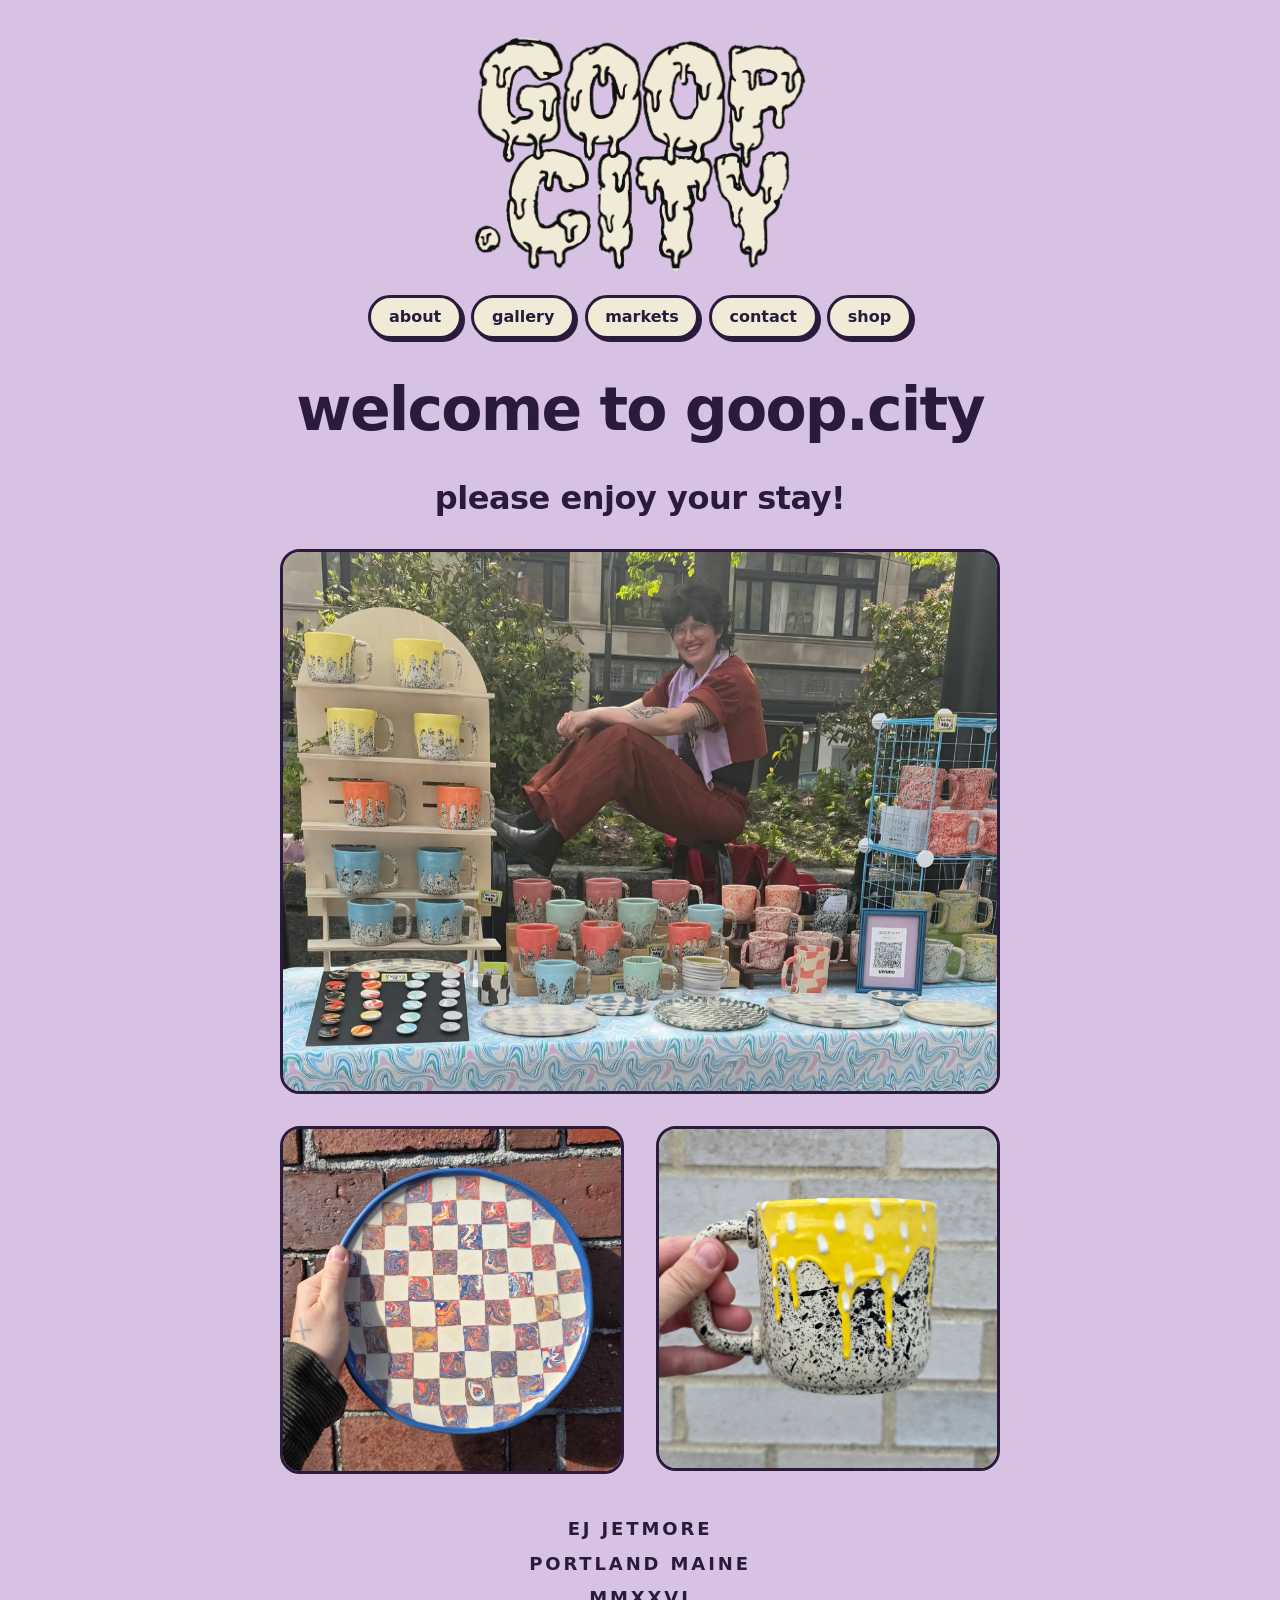
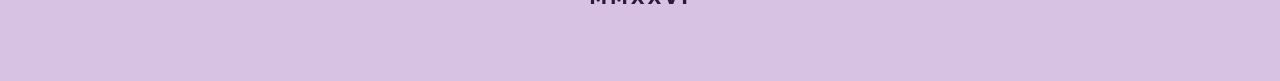
<file: index.html>
<!DOCTYPE html>
<html lang="en">
<head>
  <meta charset="utf-8">
  <meta name="viewport" content="width=device-width, initial-scale=1">
  <title>GOOP CITY BAYBEE</title>
  <link rel="stylesheet" href="style.css">
</head>
<body class="home">
  <main>
    <a class="logo-link" href="index.html"><img class="logo" src="IMG_6114(1).png" alt="the goop city logo. hand drawn and drippy as hell"></a>
    <nav aria-label="main">
      <a href="info.html">about</a>
      <a href="ceramics.html">gallery</a>
      <a href="markets.html">markets</a>
      <a href="correspondence.html">contact</a>
      <a href="https://goop-city.square.site">shop</a>
    </nav>
    <h1>welcome to goop.city</h1>
    <h2>please enjoy your stay!</h2>

    <div class="photos">
      <img src="MarketPerch.jpg" alt="EJ sitting on top of a bike rack behind a big table of their ceramics">
      <img src="SwirlCheckPlate.jpg" alt="a plate with alternating checkers of white and marbled primary colors." loading="lazy">
      <img src="YellowWhiteDrip.jpg" alt="a drippy mug with black speckles on the body, yellow goop with white accents." loading="lazy">
    </div>

    <div class="credits">
      <p>EJ JETMORE</p>
      <p>PORTLAND MAINE</p>
      <p>MMXXVI</p>
    </div>
  </main>
</body>
</html>
</file>
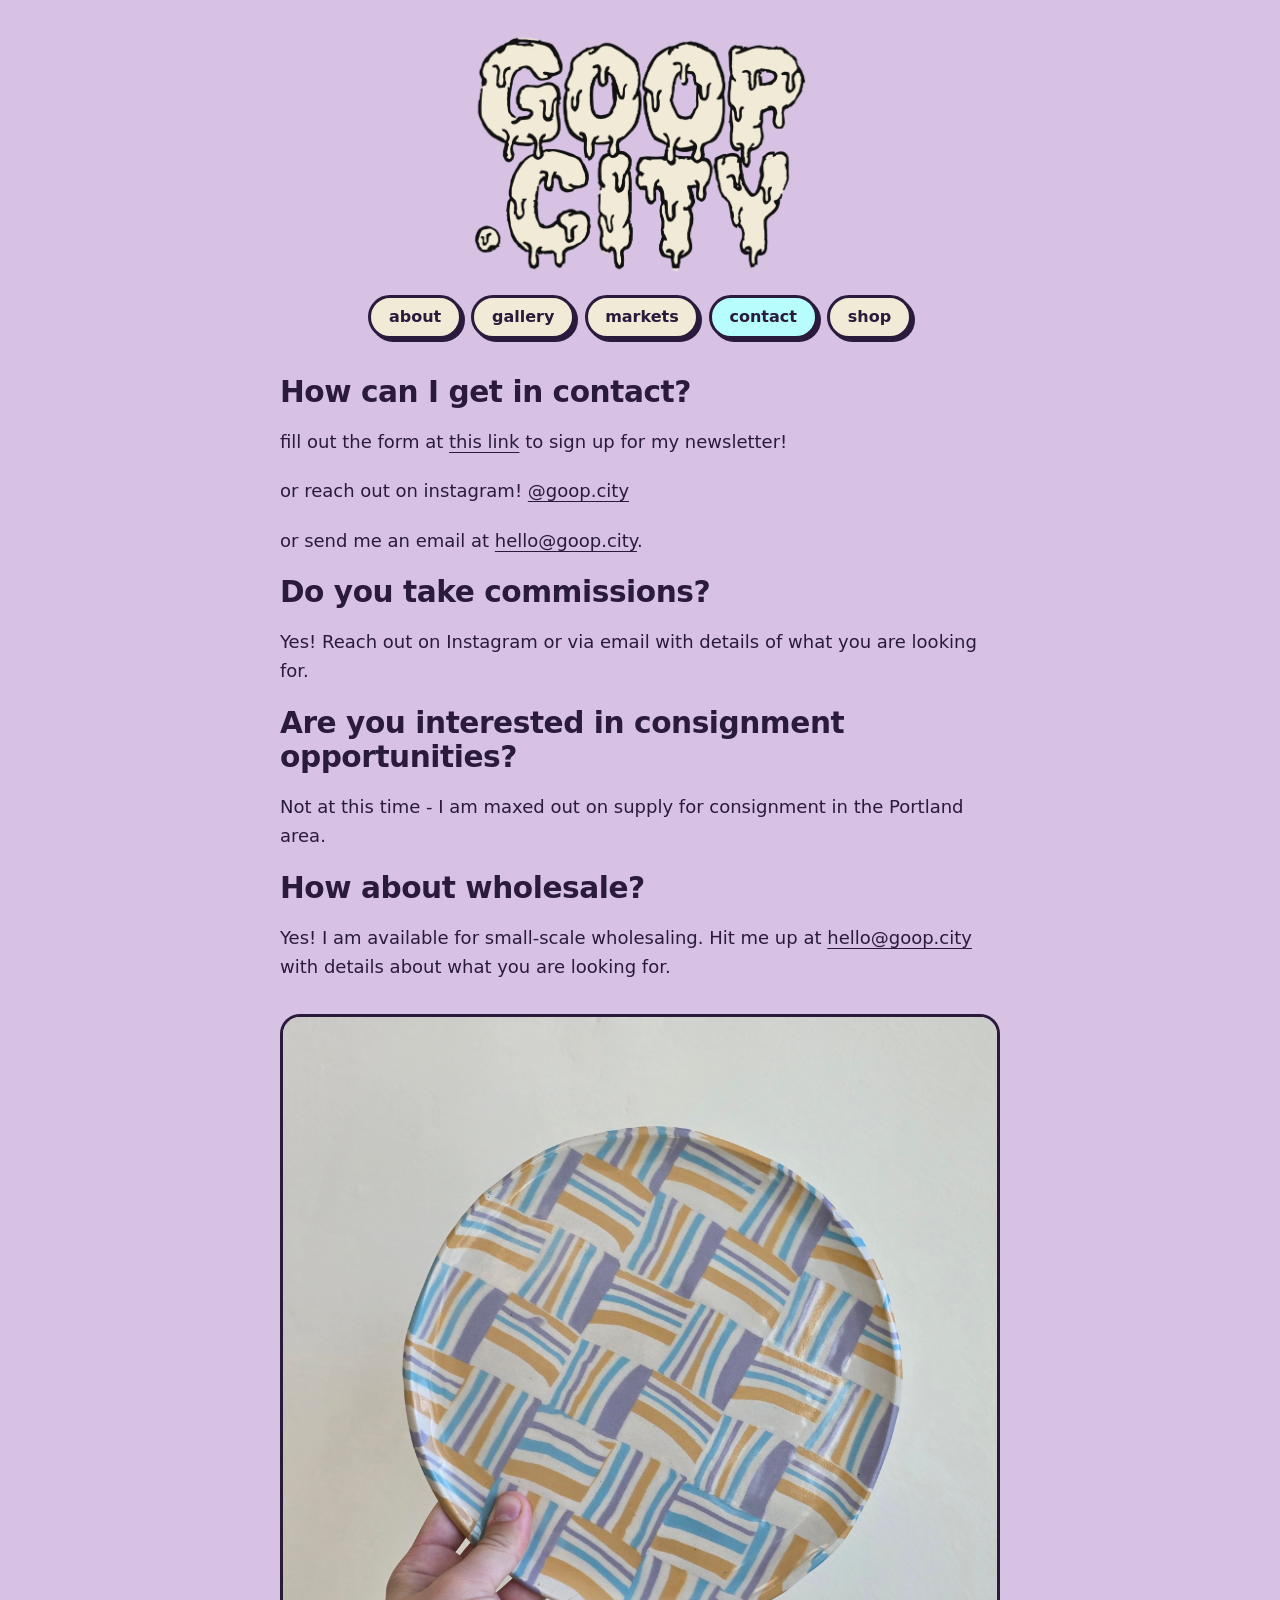
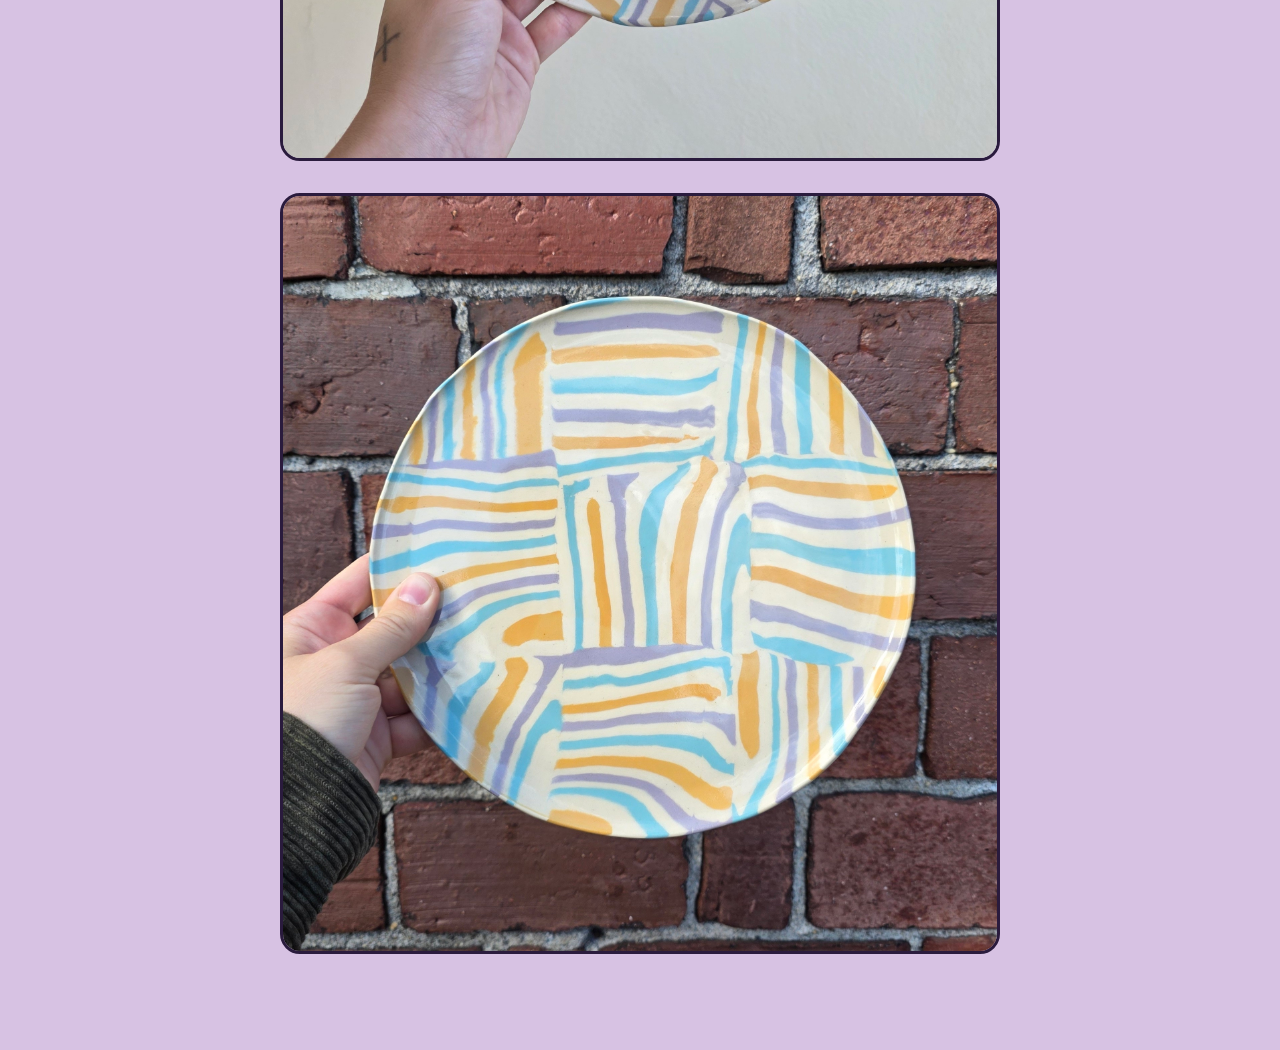
<file: correspondence.html>
<!DOCTYPE html>
<html lang="en">
<head>
  <meta charset="utf-8">
  <meta name="viewport" content="width=device-width, initial-scale=1">
  <title>CONTACT</title>
  <link rel="stylesheet" href="style.css">
</head>
<body>
  <main>
    <a class="logo-link" href="index.html"><img class="logo" src="IMG_6114(1).png" alt="the goop city logo. hand drawn and drippy as hell"></a>
    <nav aria-label="main">
      <a href="info.html">about</a>
      <a href="ceramics.html">gallery</a>
      <a href="markets.html">markets</a>
      <a href="correspondence.html" aria-current="page">contact</a>
      <a href="https://goop-city.square.site">shop</a>
    </nav>

<h2>How can I get in contact?</h2>
    
    <p>fill out the form at <a href="https://docs.google.com/forms/d/e/1FAIpQLSf37tKVN4e6MhFWJ-L0_5ZXmBp_SrWnjwK2BYvl-Dubjj1AqQ/viewform?usp=header">this link</a> to sign up for my newsletter!</p>

    <p>or reach out on instagram! <a href="https://www.instagram.com/goop.city">@goop.city</a></p>

<p>or send me an email at <a href="mailto:hello@goop.city">hello@goop.city</a>.</p>

    <h2>Do you take commissions?</h2>

    <p>Yes! Reach out on Instagram or via email with details of what you are looking for.</p>

    <h2>Are you interested in consignment opportunities?</h2>

    <p>Not at this time - I am maxed out on supply for consignment in the Portland area.</p>

    <h2>How about wholesale?</h2>

    <p>Yes! I am available for small-scale wholesaling. Hit me up at <a href="mailto:hello@goop.city">hello@goop.city</a> with details about what you are looking for.</p>

    <img class="photo" src="StripePlate.jpg" alt="A colorful stripey plate." loading="lazy">
     <img class="photo" src="StripePlate2.jpg" alt="A colorful stripey plate." loading="lazy">
  </main>
</body>
</html>
</file>
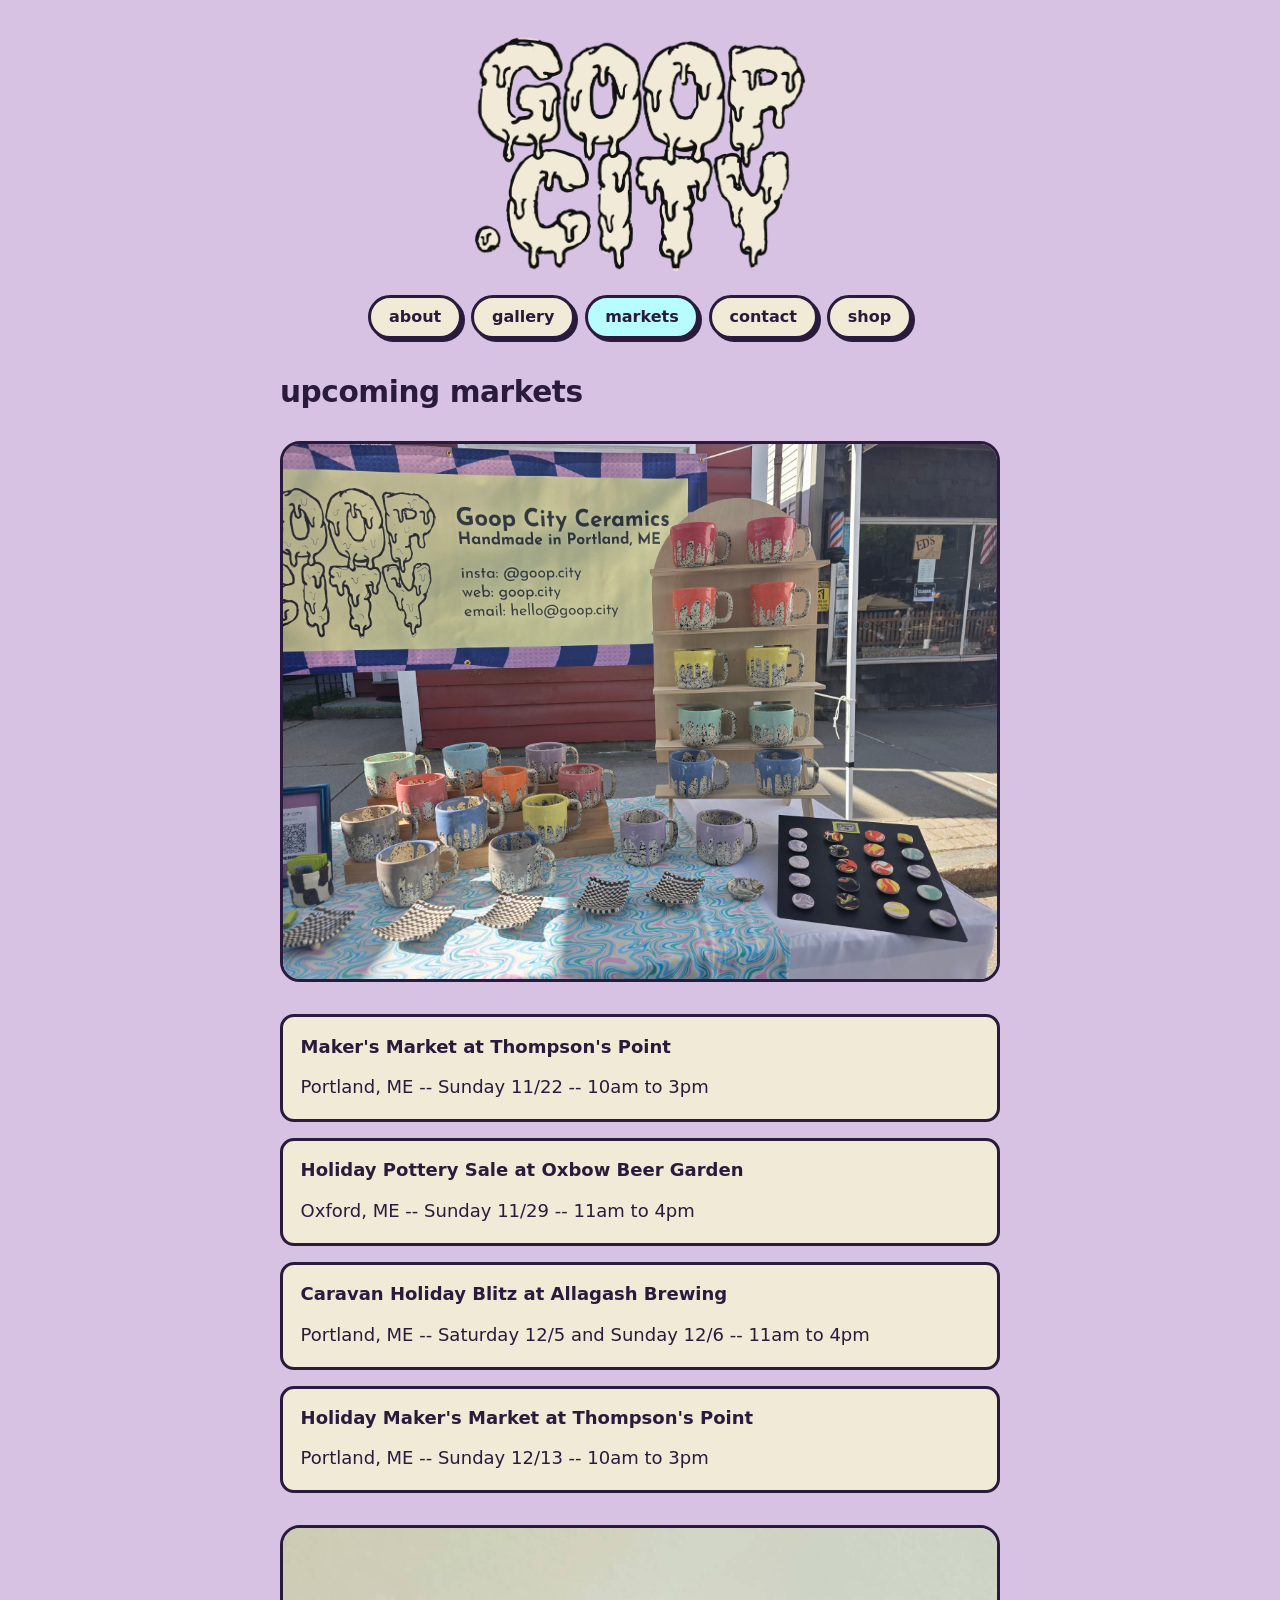
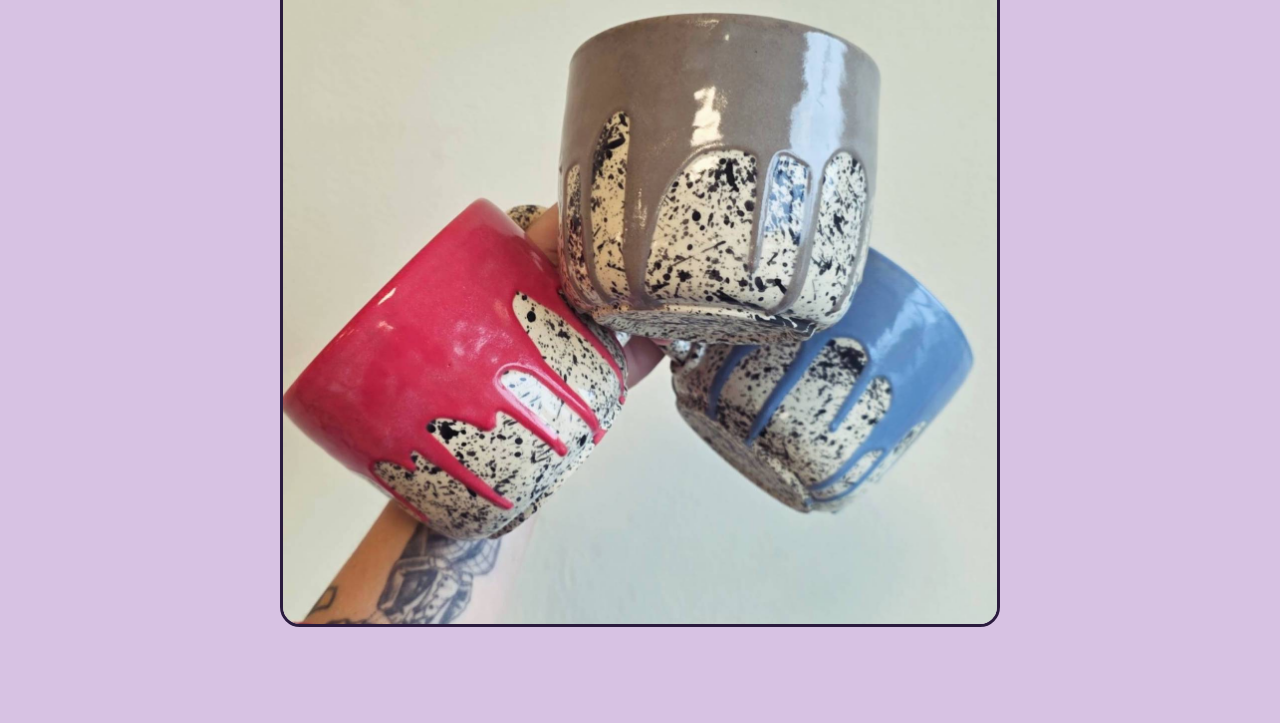
<file: markets.html>
<!DOCTYPE html>
<html lang="en">
<head>
  <meta charset="utf-8">
  <meta name="viewport" content="width=device-width, initial-scale=1">
  <title>MARKETS</title>
  <link rel="stylesheet" href="style.css">
</head>
<body>
  <main>
    <a class="logo-link" href="index.html"><img class="logo" src="IMG_6114(1).png" alt="the goop city logo. hand drawn and drippy as hell"></a>
    <nav aria-label="main">
      <a href="info.html">about</a>
      <a href="ceramics.html">gallery</a>
      <a href="markets.html" aria-current="page">markets</a>
      <a href="correspondence.html">contact</a>
      <a href="https://goop-city.square.site">shop</a>
    </nav>
    <h2>upcoming markets</h2>

        <img class="photo" src="MarketPic.jpg" alt="A market display with drippy mugs and the Goop City banner." loading="lazy">

<div class="market">
      <p><strong>Maker's Market at Thompson's Point</strong></p>
      <p>Portland, ME -- Sunday 11/22 -- 10am to 3pm</p>
    </div>
    
    <div class="market">
      <p><strong>Holiday Pottery Sale at Oxbow Beer Garden</strong></p>
      <p>Oxford, ME -- Sunday 11/29 -- 11am to 4pm</p>
    </div>

    <div class="market">
      <p><strong>Caravan Holiday Blitz at Allagash Brewing</strong></p>
      <p>Portland, ME -- Saturday 12/5 and Sunday 12/6 -- 11am to 4pm</p>
    </div>

    <div class="market">
      <p><strong>Holiday Maker's Market at Thompson's Point</strong></p>
      <p>Portland, ME -- Sunday 12/13 -- 10am to 3pm</p>
    </div>

    <img class="photo" src="RedBlueGreyMugs.jpg" alt="Three drippy mugs held together." loading="lazy">
  </main>
</body>
</html>
</file>
<file: style.css>
:root {
  --ink: #2a1b3d;      /* dark plum, all text */
  --paper: #d7c2e3;    /* main background */
  --card: #f0ead6;     /* eggshell white */
  --aqua: #b7fdfe;
  --radius: 20px;
}

* { box-sizing: border-box; }

html { -webkit-text-size-adjust: 100%; }

body {
  margin: 0;
  padding-top: 0;
  background: var(--paper);
  color: var(--ink);
  font-family: "Inter", system-ui, -apple-system, "Segoe UI", Roboto, Helvetica, Arial, sans-serif;
  font-size: 1.0625rem;
  line-height: 1.65;
  position: relative;
  min-height: 100vh;
}

main {
  max-width: 760px;
  margin: 0 auto;
  padding: 2rem 1.25rem 4rem;
}

/* logo */
.logo-link {
  display: block;
  width: min(100%, 340px);
  margin: 0 auto 1.25rem;
}

.logo {
  display: block;
  width: 100%;
  height: auto;
}

/* navigation */
nav {
  display: flex;
  flex-wrap: wrap;
  justify-content: center;
  gap: 0.6rem;
  margin: 0 0 2.25rem;
}

nav a {
  font-size: 1rem;
  display: inline-flex;
  align-items: center;
  justify-content: center;
  min-height: 44px;
  padding: 0 1.1rem;
  border: 3px solid var(--ink);
  border-radius: 999px;
  background: var(--card);
  color: var(--ink);
  font-weight: 600;
  text-decoration: none;
  box-shadow: 3px 3px 0 var(--ink);
}

nav a:hover { background: var(--aqua); }

nav a[aria-current="page"] {
  background: var(--aqua);
  color: var(--ink);
}

a { color: var(--ink); text-underline-offset: 0.2em; }
a:hover { background: var(--aqua); }
.logo-link:hover { background: none; }

a:focus-visible {
  outline: 3px solid var(--ink);
  outline-offset: 3px;
}

/* type */
h1, h2, h3 { line-height: 1.15; margin: 0 0 0.6em; letter-spacing: -0.015em; }

h1 {
  font-size: clamp(2.4rem, 9vw, 3.75rem);
  text-align: center;
  color: var(--ink);
  letter-spacing: -0.03em;
  font-weight: 700;
}

h2 { font-size: clamp(1.35rem, 4.6vw, 1.85rem); }

.home h2 {
  text-align: center;
  font-size: clamp(1.4rem, 5vw, 2rem);
  color: var(--ink);
}

p { margin: 0 0 1.1em; max-width: 62ch; }

/* pictures */
.photos {
  display: grid;
  grid-template-columns: 1fr;
  gap: 1.5rem;
  margin: 2rem 0;
}

.photos img,
.photo {
  display: block;
  width: 100%;
  height: auto;
  border: 3px solid var(--ink);
  border-radius: var(--radius);
  background: var(--card);
}


.photo { margin: 2rem 0; }

/* home credits */
.credits {
  text-align: center;
  letter-spacing: 0.16em;
  font-weight: 600;
  margin-top: 2.5rem;
}

.credits p { margin: 0 auto 0.25em; }

/* markets */
.market {
  background: var(--card);
  border: 3px solid var(--ink);
  border-radius: 14px;
  padding: 0.9rem 1.1rem 0.4rem;
  margin: 0 0 1rem;
}


.market p { margin-bottom: 0.6em; }

/* contact + long urls */
main a { overflow-wrap: anywhere; }

/* wider screens */
@media (min-width: 720px) {
  body { font-size: 1.125rem; }
  .photos { grid-template-columns: 1fr 1fr; gap: 2rem; }
  .photos img:nth-child(1) { grid-column: 1 / -1; }
  .about-layout {
    display: grid;
    grid-template-columns: 1fr;
  }
}

@media (max-width: 380px) {
  nav a { padding: 0 0.9rem; font-size: 1rem; }
}
</file>
